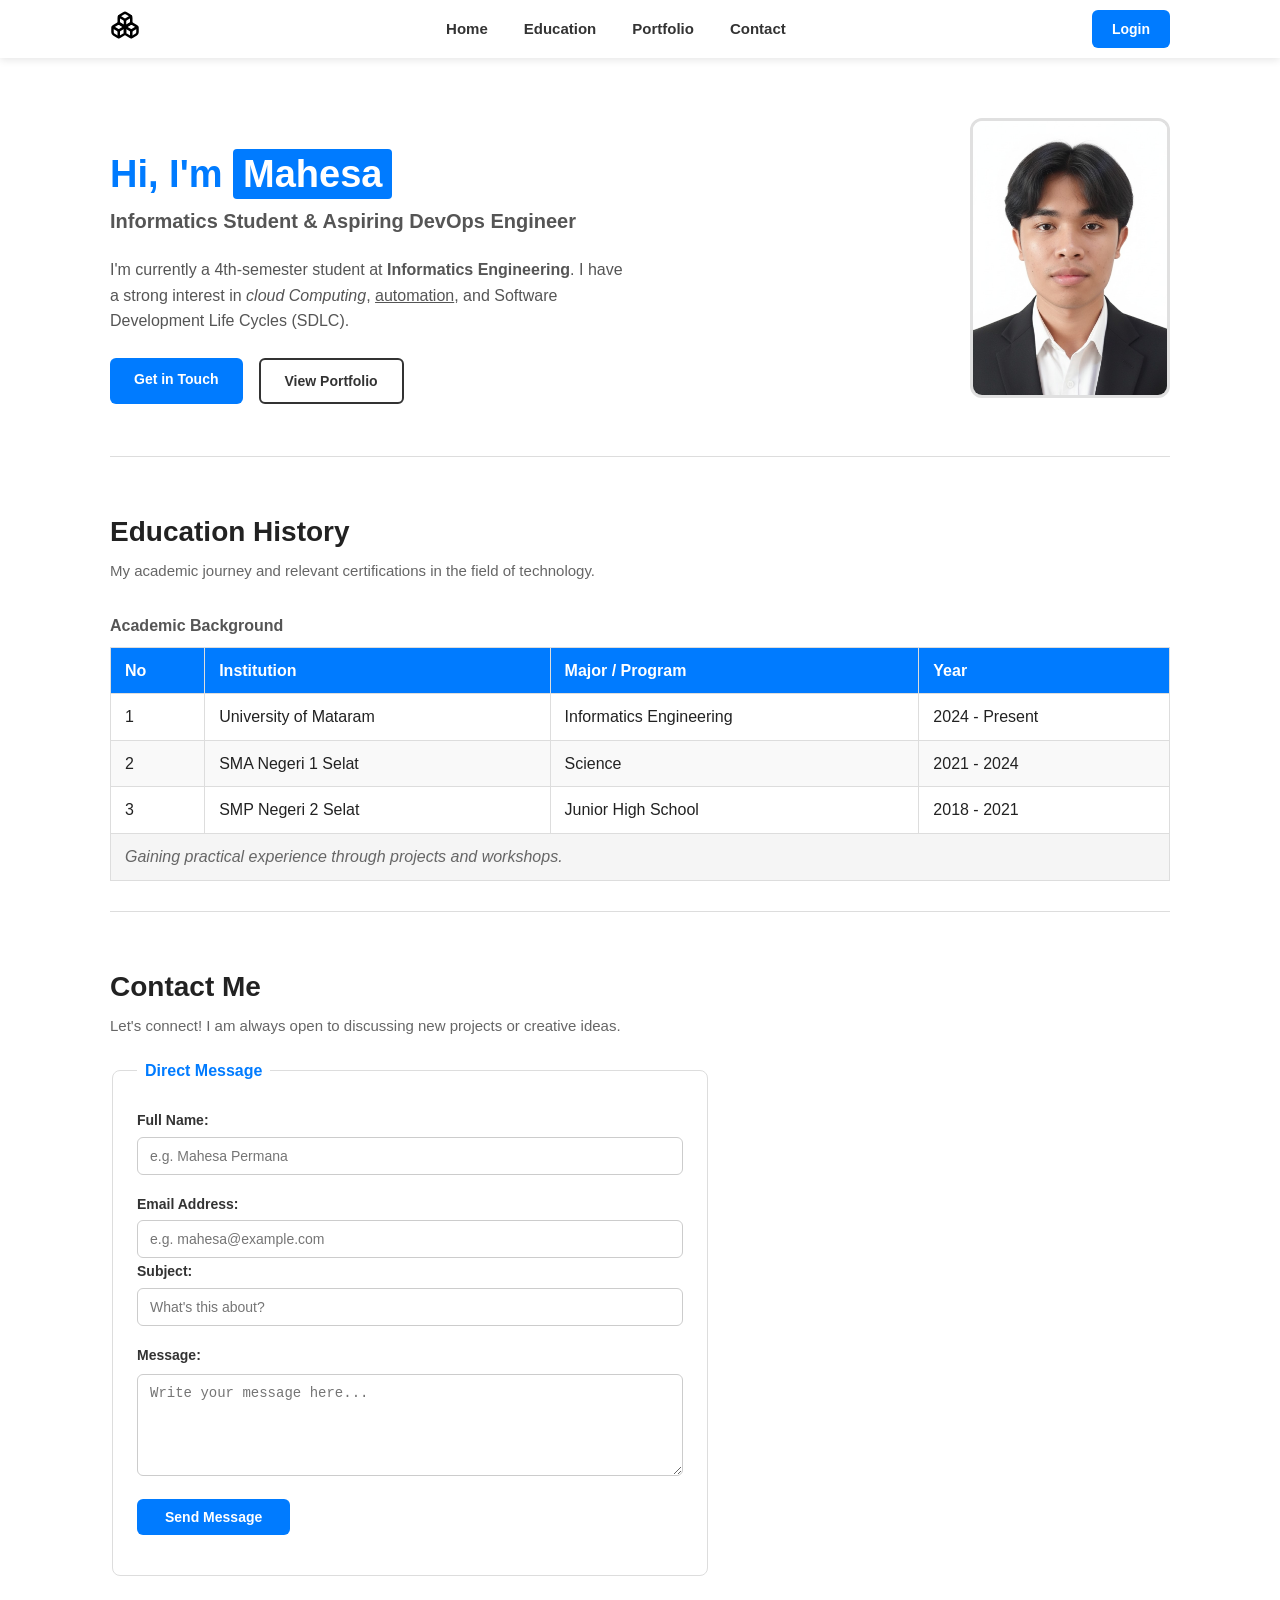
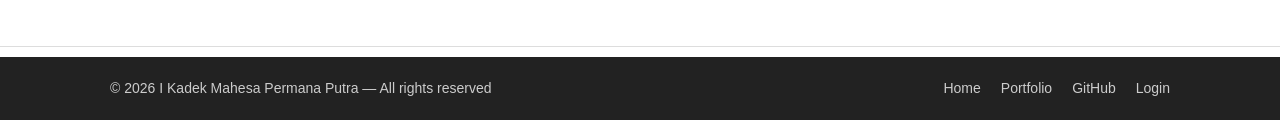
<file: structure/index.html>
<!DOCTYPE html>
<html lang="en">

<head>
    <meta charset="UTF-8">
    <meta name="viewport" content="width=device-width, initial-scale=1.0">
    <title>Homepage</title>
    <link rel="stylesheet" href="../style/index.css">
</head>

<body>
    <header class="page-header">
        <div class="header-container container">
            <div class="logo">
                <img src="../assets/boxes.svg" alt="Logo" width="30" height="30">
            </div>
            <nav class="main-nav">
                <ul class="nav-btn">
                    <li><a href="index.html">Home</a></li>
                    <li><a href="#education">Education</a></li>
                    <li><a href="../structure/portfolio.html">Portfolio</a></li>
                    <li><a href="#contact">Contact</a></li>
                </ul>
            </nav>
            <div class="header-action">
                <a href="../structure/login.html" class="btn login-btn">Login</a>
            </div>
        </div>
    </header>

    <main class="page-main">
        <div class="container">

            <!-- Hero Section -->
            <section class="hero-section">
                <div class="hero-content">
                    <div class="hero-text">
                        <h1>Hi, I'm <span>Mahesa</span></h1>
                        <h3>Informatics Student &amp; Aspiring DevOps Engineer</h3>
                        <p class="intro-description">
                            I'm currently a 4th-semester student at <strong>Informatics Engineering</strong>. 
                            I have a strong interest in <em>cloud Computing</em>, <u>automation</u>, and 
                            Software Development Life Cycles (SDLC).
                        </p>
                        <div class="btn-group">
                            <a href="#contact" class="btn btn-primary">Get in Touch</a>
                            <a href="../structure/portfolio.html" class="btn btn-secondary">View Portfolio</a>
                        </div>
                    </div>
                </div>
                <div class="hero-image">
                    <img src="../assets/profile.jpeg" alt="Foto Mahesa Permana" width="200" height="280">
                </div>
            </section>

            <hr>

            <!-- Education Section -->
            <section id="education" class="about-section">
                <div class="section-container">
                    <div class="section-title">
                        <h2>Education History</h2>
                        <p class="section-subtitle">
                            My academic journey and relevant certifications in the field of technology.
                        </p>
                    </div>
                    <div class="table-wrapper">
                        <table class="data-table">
                            <caption>Academic Background</caption>
                            <thead>
                                <tr class="table-header">
                                    <th>No</th>
                                    <th>Institution</th>
                                    <th>Major / Program</th>
                                    <th>Year</th>
                                </tr>
                            </thead>
                            <tbody>
                                <tr class="table-row">
                                    <td>1</td>
                                    <td>University of Mataram</td>
                                    <td>Informatics Engineering</td>
                                    <td>2024 - Present</td>
                                </tr>
                                <tr class="table-row">
                                    <td>2</td>
                                    <td>SMA Negeri 1 Selat</td>
                                    <td>Science</td>
                                    <td>2021 - 2024</td>
                                </tr>
                                <tr class="table-row">
                                    <td>3</td>
                                    <td>SMP Negeri 2 Selat</td>
                                    <td>Junior High School</td>
                                    <td>2018 - 2021</td>
                                </tr>
                            </tbody>
                            <tfoot>
                                <tr class="table-footer">
                                    <th colspan="4">Gaining practical experience through projects and workshops.</th>
                                </tr>
                            </tfoot>
                        </table>
                    </div>
                </div>
            </section>

            <hr>

            <!-- Contact Section -->
            <section id="contact" class="contact-section">
                <div class="section-container">
                    <div class="section-title">
                        <h2>Contact Me</h2>
                        <p class="section-subtitle">
                            Let's connect! I am always open to discussing new projects or creative ideas.
                        </p>
                    </div>

                    <div class="form-wrapper">
                        <form action="#" method="POST" class="contact-form">
                            <fieldset>
                                <legend>Direct Message</legend>

                                <div class="input-group">
                                    <label for="fullname">Full Name:</label><br>
                                    <input type="text" id="fullname" name="fullname"
                                        placeholder="e.g. Mahesa Permana"
                                        class="form-control" required>
                                </div>

                                <div class="input-group">
                                    <label for="email">Email Address:</label><br>
                                    <input type="email" id="email" name="email"
                                        placeholder="e.g. mahesa@example.com"
                                        class="form-control" required>
                                </tr>

                                <div class="input-group">
                                    <label for="subject">Subject:</label><br>
                                    <input type="text" id="subject" name="subject"
                                        placeholder="What's this about?"
                                        class="form-control" required>
                                </div>

                                <div class="input-group feedback-group">
                                    <label for="message">Message:</label>
                                    <textarea id="message" name="message" rows="5"
                                        placeholder="Write your message here..."
                                        class="form-control" required></textarea>
                                </div>

                                <div class="input-group submit-group">
                                    <button type="submit" class="btn btn-submit">Send Message</button>
                                </div>
                            </fieldset>
                        </form>
                    </div>
                </div>
            </section>

        </div>
    </main>

    <hr>

    <footer class="page-footer">
        <div class="footer-container container">
            <p>&copy; 2026 I Kadek Mahesa Permana Putra — All rights reserved</p>
            <nav class="footer-nav">
                <a href="index.html">Home</a>
                <a href="../structure/portfolio.html">Portfolio</a>
                <a href="https://github.com/Vuxyn/" target="_blank">GitHub</a>
                <a href="../structure/login.html">Login</a>
            </nav>
        </div>
    </footer>
</body>

</html>
</file>
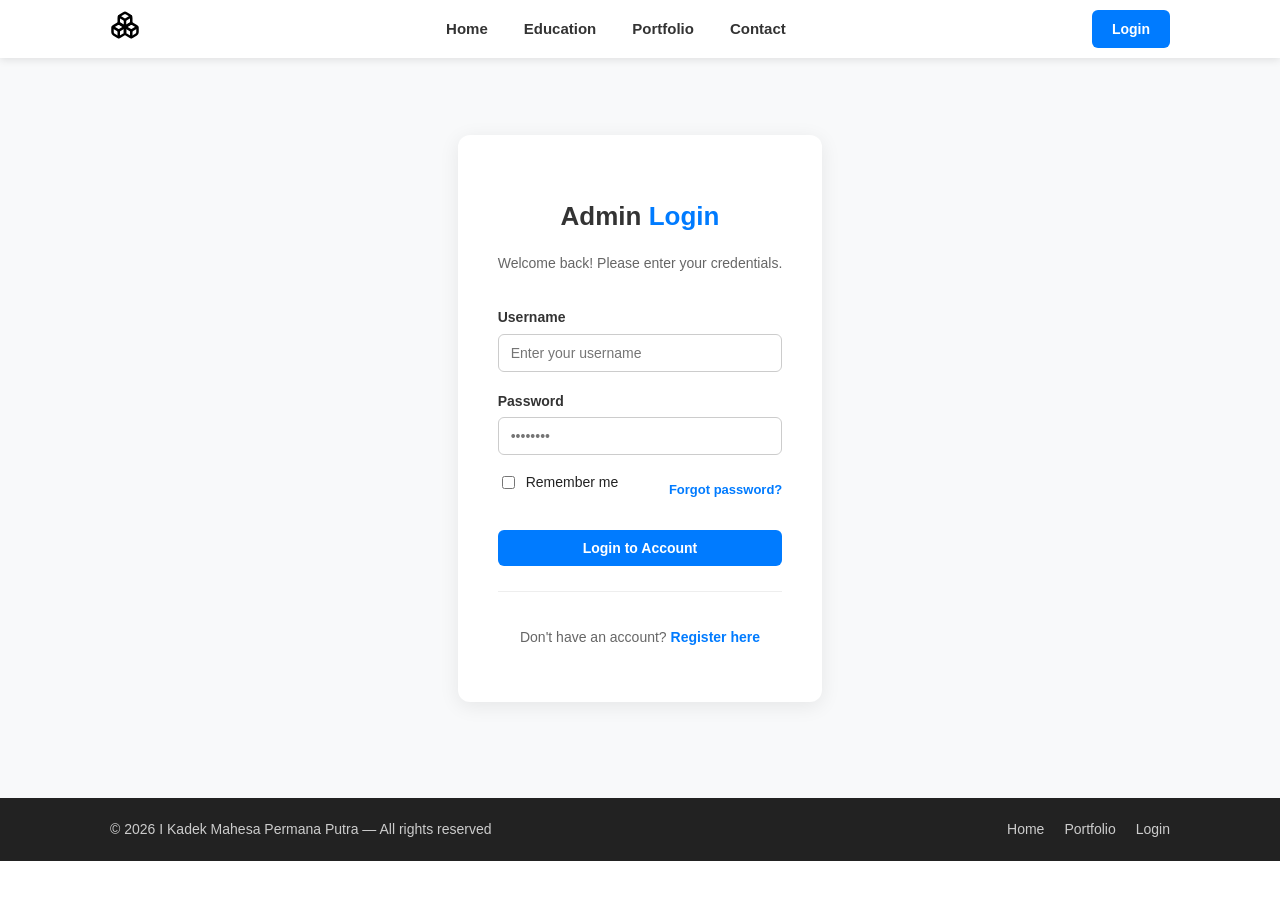
<file: structure/login.html>
<!DOCTYPE html>
<html lang="en">

<head>
    <meta charset="UTF-8">
    <meta name="viewport" content="width=device-width, initial-scale=1.0">
    <title>Login</title>
    <link rel="stylesheet" href="../style/login.css">
</head>

<body>
    <header class="page-header">
        <div class="header-container container">
            <div class="logo">
                <img src="../assets/boxes.svg" alt="Logo" width="30" height="30">
            </div>
            <nav class="main-nav">
                <ul class="nav-btn">
                    <li><a href="index.html">Home</a></li>
                    <li><a href="index.html#education">Education</a></li>
                    <li><a href="../structure/portfolio.html">Portfolio</a></li>
                    <li><a href="index.html#contact">Contact</a></li>
                </ul>
            </nav>
            <div class="header-action">
                <a href="login.html" class="btn login-btn">Login</a>
            </div>
        </div>
    </header>

    <main class="page-main login-page-main">
        <div class="container">
            <div class="login-wrapper">
                <div class="login-card">
                    <div class="login-header">
                        <h2>Admin <span>Login</span></h2>
                        <p>Welcome back! Please enter your credentials.</p>
                    </div>

                    <form action="#" method="POST" class="contact-form">
                        <div class="input-group">
                            <label for="username">Username</label><br>
                            <input type="text" id="username" name="username" placeholder="Enter your username"
                                class="form-control" required>
                        </div>

                        <div class="input-group">
                            <label for="password">Password</label><br>
                            <input type="password" id="password" name="password" placeholder="••••••••"
                                class="form-control" required>
                        </div>

                        <div class="login-options">
                            <label class="checkbox-label">
                                <input type="checkbox" name="remember">
                                <span>Remember me</span>
                            </label>
                            <a href="#" class="forgot-link">Forgot password?</a>
                        </div>

                        <div class="submit-group">
                            <button type="submit" class="btn btn-submit btn-block">Login to Account</button>
                        </div>

                        <div class="login-footer">
                            <p>Don't have an account? <a href="#">Register here</a></p>
                        </div>
                    </form>
                </div>
            </div>
        </div>
    </main>

    <footer class="page-footer">
        <div class="footer-container container">
            <p>&copy; 2026 I Kadek Mahesa Permana Putra — All rights reserved</p>
            <nav class="footer-nav">
                <a href="index.html">Home</a>
                <a href="page2.html">Portfolio</a>
                <a href="login.html">Login</a>
            </nav>
        </div>
    </footer>
</body>

</html>
</file>
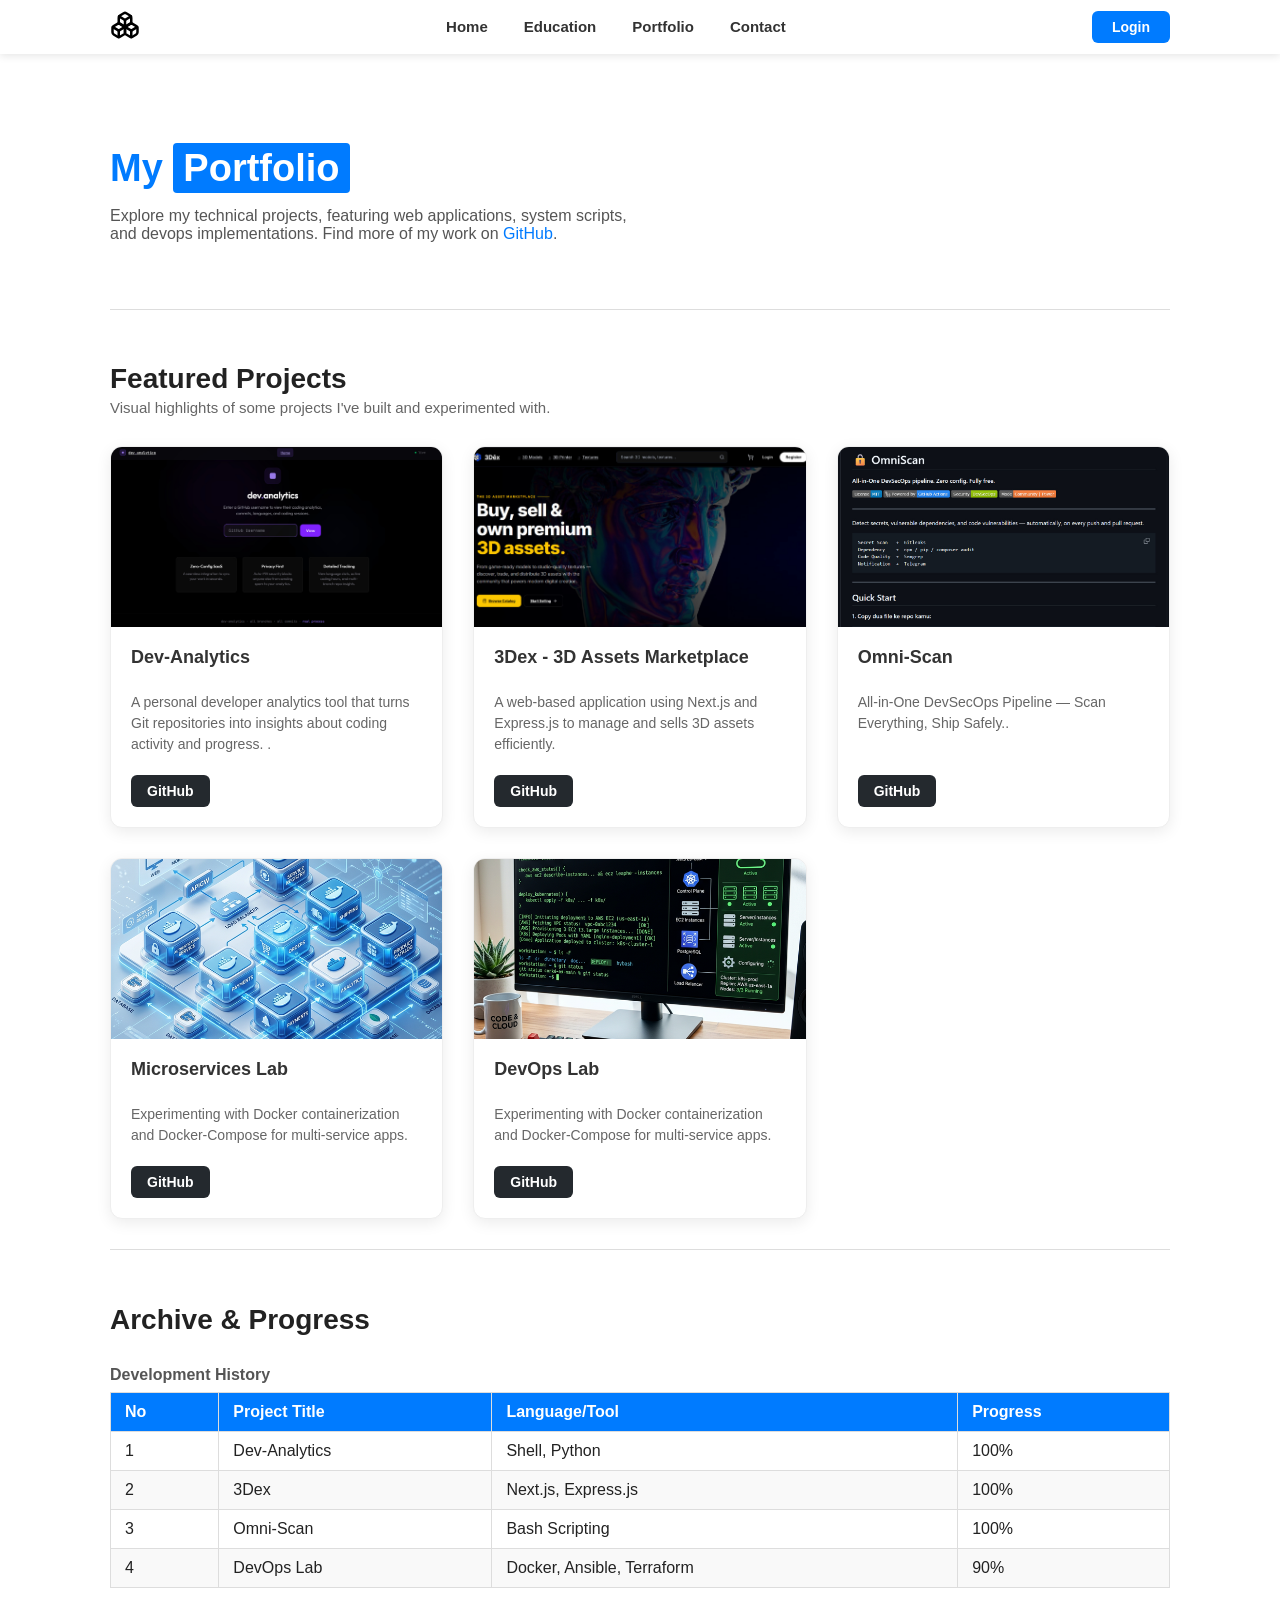
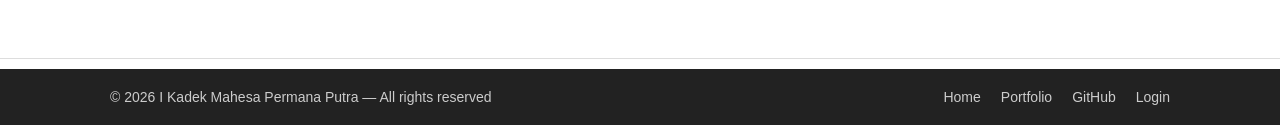
<file: structure/portfolio.html>
<!DOCTYPE html>
<html lang="en">

<head>
    <meta charset="UTF-8">
    <meta name="viewport" content="width=device-width, initial-scale=1.0">
    <title>Portfolio</title>
    <link rel="stylesheet" href="../style/portfolio.css">
</head>

<body>
    <header class="page-header">
        <div class="header-container container">
            <div class="logo">
                <img src="../assets/boxes.svg" alt="Logo" width="30" height="30">
            </div>
            <nav class="main-nav">
                <ul class="nav-btn">
                    <li><a href="index.html">Home</a></li>
                    <li><a href="index.html#education">Education</a></li>
                    <li><a href="page2.html">Portfolio</a></li>
                    <li><a href="index.html#contact">Contact</a></li>
                </ul>
            </nav>
            <div class="header-action">
                <a href="login.html" class="btn login-btn">Login</a>
            </div>
        </div>
    </header>

    <main class="page-main">
        <div class="container">

            <!-- Page Intro -->
            <section class="hero-section page2-hero">
                <div class="hero-content">
                    <div class="hero-text">
                        <h1>My <span>Portfolio</span></h1>
                        <p class="intro-description">
                            Explore my technical projects, featuring web applications, 
                            system scripts, and devops implementations. 
                            Find more of my work on <a href="https://github.com/Vuxyn/" target="_blank">GitHub</a>.
                        </p>
                    </div>
                </div>
            </section>

            <hr>

            <!-- Projects Grid Section -->
            <section class="portfolio-grid-section">
                <div class="section-container">
                    <div class="section-title">
                        <h2>Featured Projects</h2>
                        <p class="section-subtitle">
                            Visual highlights of some projects I've built and experimented with.
                        </p>
                    </div>

                    <div class="project-grid">
                        <!-- Project 1 -->
                        <div class="project-card">
                            <div class="project-image">
                                <img src="../assets/project-dev.jpeg" alt="Web Dashboard Project">
                            </div>
                            <div class="project-info">
                                <h3>Dev-Analytics</h3>
                                <p>A personal developer analytics tool that turns Git repositories into insights about coding activity and progress. .</p>
                                <div class="project-links">
                                    <a href="https://github.com/Vuxyn/dev-analytics" target="_blank" class="btn btn-github">GitHub</a>
                                </div>
                            </div>
                        </div>

                        <!-- Project 2 -->
                        <div class="project-card">
                            <div class="project-image">
                                <img src="../assets/project-3dex.jpeg" alt="3D Assets Marketplace Project">
                            </div>
                            <div class="project-info">
                                <h3>3Dex - 3D Assets Marketplace</h3>
                                <p>A web-based application using Next.js and Express.js to manage and sells 3D assets efficiently.</p>
                                <div class="project-links">
                                    <a href="https://github.com/Schryzon/3Dex" target="_blank" class="btn btn-github">GitHub</a>
                                </div>
                            </div>
                        </div>

                        <!-- Project 3 -->
                        <div class="project-card">
                            <div class="project-image">
                                <img src="../assets/project-omni-scan.jpeg" alt="DevSecOps Pipeline Project">
                            </div>
                            <div class="project-info">
                                <h3>Omni-Scan</h3>
                                <p>All-in-One DevSecOps Pipeline — Scan Everything, Ship Safely..</p>
                                <div class="project-links">
                                    <a href="https://github.com/Vuxyn/omni-scan" target="_blank" class="btn btn-github">GitHub</a>
                                </div>
                            </div>
                        </div>

                        <!-- Project 4 -->
                        <div class="project-card">
                            <div class="project-image">
                                <img src="../assets/project-docker.png" alt="Docker Container Project">
                            </div>
                            <div class="project-info">
                                <h3>Microservices Lab</h3>
                                <p>Experimenting with Docker containerization and Docker-Compose for multi-service apps.</p>
                                <div class="project-links">
                                    <a href="https://github.com/Vuxyn/" target="_blank" class="btn btn-github">GitHub</a>
                                </div>
                            </div>
                        </div>

                        <!-- Project 5 -->
                        <div class="project-card">
                            <div class="project-image">
                                <img src="../assets/project-devops.png" alt="Docker Container Project">
                            </div>
                            <div class="project-info">
                                <h3>DevOps Lab</h3>
                                <p>Experimenting with Docker containerization and Docker-Compose for multi-service apps.</p>
                                <div class="project-links">
                                    <a href="https://github.com/Vuxyn/" target="_blank" class="btn btn-github">GitHub</a>
                                </div>
                            </div>
                        </div>
                    </div>
                </div>
            </section>

            <hr>

            <!-- Original Table remains as secondary reference -->
            <section class="portfolio-table-section">
                <div class="section-container">
                    <div class="section-title">
                        <h2>Archive & Progress</h2>
                    </div>

                    <div class="table-wrapper">
                        <table class="data-table">
                            <caption>Development History</caption>
                            <thead>
                                <tr class="table-header">
                                    <th>No</th>
                                    <th>Project Title</th>
                                    <th>Language/Tool</th>
                                    <th>Progress</th>
                                </tr>
                            </thead>
                            <tbody>
                                <tr class="table-row">
                                    <td>1</td>
                                    <td>Dev-Analytics</td>
                                    <td>Shell, Python</td>
                                    <td>100%</td>
                                </tr>
                                <tr class="table-row">
                                    <td>2</td>
                                    <td>3Dex</td>
                                    <td>Next.js, Express.js</td>
                                    <td>100%</td>
                                </tr>
                                <tr class="table-row">
                                    <td>3</td>
                                    <td>Omni-Scan</td>
                                    <td>Bash Scripting</td>
                                    <td>100%</td>
                                </tr>
                                <tr class="table-row">
                                    <td>4</td>
                                    <td>DevOps Lab</td>
                                    <td>Docker, Ansible, Terraform</td>
                                    <td>90%</td>
                                </tr>
                            </tbody>
                        </table>
                    </div>
                </div>
            </section>

        </div>
    </main>

    <hr>

    <footer class="page-footer">
        <div class="footer-container container">
            <p>&copy; 2026 I Kadek Mahesa Permana Putra — All rights reserved</p>
            <nav class="footer-nav">
                <a href="index.html">Home</a>
                <a href="page2.html">Portfolio</a>
                <a href="https://github.com/Vuxyn/" target="_blank">GitHub</a>
                <a href="login.html">Login</a>
            </nav>
        </div>
    </footer>
</body>

</html>
</file>
<file: style/index.css>
* {
    box-sizing: border-box;
}

body {
    margin: 0;
    padding: 0;
    font-family: Arial, Helvetica, sans-serif;
    height: auto;
    width: 100%;
    color: #222;
    line-height: 1.6;
}

.container {
    max-width: 1100px;
    margin-left: auto;
    margin-right: auto;
    padding-left: 20px;
    padding-right: 20px;
}


a {
    color: #007BFF;
    text-decoration: none;
}

a:hover {
    color: #0056b3;
    text-decoration: underline;
    text-underline-offset: 4px;
}

a:focus {
    outline: none;
}

a:focus-visible {
    outline: 2px solid #007BFF;
    outline-offset: 4px;
    border-radius: 4px;
}

a:active {
    transform: scale(0.98);
}


.page-header {
    background-color: #fff;
    box-shadow: 0 2px 8px rgba(0, 0, 0, 0.1);
    padding: 10px 0;
    position: sticky;
    top: 0;
    z-index: 100;
}

.header-container {
    display: flex;
    justify-content: space-between;
    align-items: center;
}

.logo {
    cursor: pointer;
}


.main-nav ul {
    list-style: none;
    margin: 0;
    padding: 0;
}

.nav-btn {
    display: flex;
    gap: 28px;
}

.nav-btn a {
    text-decoration: none;
    color: #333;
    font-size: 15px;
    font-weight: 600;
    padding: 6px 4px;
    transition: color 0.2s ease;
}

.nav-btn a:visited {
    color: #333;
}

.nav-btn a:hover {
    color: #007BFF;
    text-decoration: underline;
    text-underline-offset: 4px;
}


.header-action {
    display: flex;
    align-items: center;
}

.login-btn {
    display: inline-block;
    padding: 8px 20px;
    background-color: #007BFF;
    color: #fff;
    border: none;
    border-radius: 6px;
    cursor: pointer;
    font-weight: 700;
    font-size: 14px;
    text-decoration: none;
    transition: background-color 0.2s ease;
}

.login-btn:hover {
    background-color: #0056b3;
    text-decoration: none;
    color: #fff;
}

.login-btn:focus-visible {
    outline: 2px solid #0056b3;
    outline-offset: 3px;
}

.login-btn:visited {
    color: #fff !important;
}


.page-main {
    padding-top: 20px;
    padding-bottom: 40px;
}


.hero-section {
    display: flex;
    justify-content: space-between;
    align-items: center;
    padding: 40px 0;
    gap: 40px;
}

.hero-content {
    flex: 1;
}

.hero-text h1 {
    font-size: 38px;
    margin-bottom: 8px;
    color: #007BFF;
    line-height: 1.2;
}

.hero-text h3 {
    font-size: 20px;
    margin-top: 0;
    color: #555;
}

.hero-text span {
    color: #fff;
    background-color: #007BFF;
    padding: 4px 10px;
    border-radius: 4px;
}

.intro-description {
    font-size: 16px;
    color: #555;
    max-width: 520px;
}

.hero-image {
    flex-shrink: 0;
}

.hero-image img {
    border-radius: 12px;
    object-fit: cover;
    border: 3px solid #e0e0e0;
}


.btn {
    display: inline-block;
    cursor: pointer;
    font-weight: 700;
    font-size: 14px;
    text-decoration: none;
    border-radius: 6px;
    transition: background-color 0.2s ease, color 0.2s ease;
}

.btn-group {
    display: flex;
    gap: 16px;
    margin-top: 24px;
}

.btn-primary {
    padding: 10px 24px;
    background-color: #007BFF;
    color: #fff !important;
    border: none;
}

.btn-primary:hover {
    background-color: #0056b3;
    color: #e4e4e4 !important;
    text-decoration: none;
}

.btn-primary:focus-visible {
    outline: 2px solid #0056b3;
    outline-offset: 3px;
}

.btn-primary:visited {
    color: #fff !important;
}

.btn-secondary {
    padding: 10px 24px;
    border: 2px solid #333;
    background: none;
    color: #333 !important;
}

.btn-secondary:hover {
    background-color: #f0f0f0;
    text-decoration: none;
}

.btn-secondary:focus-visible {
    outline: 2px solid #333;
    outline-offset: 3px;
}

.btn-secondary:visited {
    color: #333 !important;
}


.section-container {
    padding: 20px 0;
}

.section-title {
    margin-bottom: 20px;
}

.section-title h2 {
    font-size: 28px;
    color: #222;
    margin-bottom: 4px;
}

.section-subtitle {
    font-size: 15px;
    color: #666;
    margin-top: 4px;
}

hr {
    border: none;
    border-top: 1px solid #ddd;
    margin: 10px 0;
}


.table-wrapper {
    overflow-x: auto;
}

.data-table {
    width: 100%;
    border-collapse: collapse;
    margin-top: 10px;
}

.data-table caption {
    font-weight: 700;
    font-size: 16px;
    margin-bottom: 8px;
    text-align: left;
    color: #555;
}

.data-table th,
.data-table td {
    border: 1px solid #ddd;
    padding: 10px 14px;
    text-align: left;
}

.table-header th {
    background-color: #007BFF;
    color: #fff;
}

.table-row:nth-child(even) {
    background-color: #f9f9f9;
}

.table-row:hover {
    background-color: #eef4ff;
}

.table-footer th {
    background-color: #f5f5f5;
    font-style: italic;
    font-weight: 500;
    color: #666;
}


.form-wrapper {
    max-width: 600px;
}

.contact-form fieldset {
    border: 1px solid #ddd;
    border-radius: 8px;
    padding: 24px;
}

.contact-form legend {
    font-weight: 700;
    font-size: 16px;
    padding: 0 8px;
    color: #007BFF;
}

.input-group {
    margin-bottom: 16px;
}

.input-group label {
    font-weight: 600;
    font-size: 14px;
    color: #333;
    margin-bottom: 4px;
}

.form-control {
    width: 100%;
    padding: 10px 12px;
    border: 1px solid #ccc;
    border-radius: 6px;
    font-size: 14px;
    margin-top: 4px;
    transition: border-color 0.2s ease, box-shadow 0.2s ease;
}

.form-control:focus {
    border-color: #007BFF;
    box-shadow: 0 0 0 3px rgba(0, 123, 255, 0.15);
    outline: none;
}

.feedback-group {
    margin-top: 16px;
}

.feedback-group textarea {
    resize: vertical;
    margin-top: 6px;
}

.submit-group {
    margin-top: 8px;
}

.btn-submit {
    padding: 10px 28px;
    background-color: #007BFF;
    color: #fff;
    border: none;
    border-radius: 6px;
    cursor: pointer;
    font-weight: 700;
    font-size: 14px;
    transition: background-color 0.2s ease;
}

.btn-submit:hover {
    background-color: #0056b3;
}

.btn-submit:focus-visible {
    outline: 2px solid #0056b3;
    outline-offset: 3px;
}


.page-footer {
    background-color: #222;
    color: #ccc;
    padding: 20px 0;
}

.footer-container {
    display: flex;
    justify-content: space-between;
    align-items: center;
}

.footer-container p {
    margin: 0;
    font-size: 14px;
}

.footer-nav {
    display: flex;
    gap: 20px;
}

.footer-nav a {
    color: #ccc;
    font-size: 14px;
    text-decoration: none;
    transition: color 0.2s ease;
}

.footer-nav a:hover {
    color: #fff;
    text-decoration: underline;
}

.footer-nav a:focus-visible {
    outline: 2px solid #fff;
    outline-offset: 3px;
    border-radius: 2px;
}

.footer-nav a:visited {
    color: #ccc;
}


@media (max-width: 768px) {
    .header-container {
        flex-direction: column;
        gap: 10px;
    }

    .nav-btn {
        flex-direction: column;
        gap: 8px;
        align-items: center;
    }

    .hero-section {
        flex-direction: column;
        text-align: center;
    }

    .intro-description {
        margin-left: auto;
        margin-right: auto;
    }

    .btn-group {
        justify-content: center;
    }

    .footer-container {
        flex-direction: column;
        gap: 12px;
        text-align: center;
    }
}
</file>
<file: style/login.css>
* {
    box-sizing: border-box;
}

body {
    margin: 0;
    padding: 0;
    font-family: Arial, Helvetica, sans-serif;
    height: auto;
    width: 100%;
    color: #222;
    line-height: 1.6;
}


.container {
    max-width: 1100px;
    margin-left: auto;
    margin-right: auto;
    padding-left: 20px;
    padding-right: 20px;
}


a {
    color: #007BFF;
    text-decoration: none;
    transition: color 0.2s ease-in-out;
}

a:visited {
    color: #5a3d8a;
}

a:hover {
    color: #0056b3;
    text-decoration: underline;
    text-underline-offset: 4px;
}

a:focus {
    outline: none;
}

a:focus-visible {
    outline: 2px solid #007BFF;
    outline-offset: 4px;
    border-radius: 4px;
}

a:active {
    transform: scale(0.98);
}


.page-header {
    background-color: #fff;
    box-shadow: 0 2px 8px rgba(0, 0, 0, 0.1);
    padding: 10px 0;
    position: sticky;
    top: 0;
    z-index: 100;
}

.header-container {
    display: flex;
    justify-content: space-between;
    align-items: center;
}

.logo {
    cursor: pointer;
}


.main-nav ul {
    list-style: none;
    margin: 0;
    padding: 0;
}

.nav-btn {
    display: flex;
    gap: 28px;
}

.nav-btn a {
    text-decoration: none;
    color: #333;
    font-size: 15px;
    font-weight: 600;
    padding: 6px 4px;
    transition: color 0.2s ease;
}

.nav-btn a:visited {
    color: #333;
}

.nav-btn a:hover {
    color: #007BFF;
    text-decoration: underline;
    text-underline-offset: 4px;
}


.header-action {
    display: flex;
    align-items: center;
}

.login-btn {
    display: inline-block;
    padding: 8px 20px;
    background-color: #007BFF;
    color: #fff !important;
    border: none;
    border-radius: 6px;
    cursor: pointer;
    font-weight: 700;
    font-size: 14px;
    text-decoration: none;
    transition: background-color 0.2s ease;
}

.login-btn:hover {
    background-color: #0056b3;
    text-decoration: none;
    color: #fff !important;
}

.login-btn:focus-visible {
    outline: 2px solid #0056b3;
    outline-offset: 3px;
}

.login-btn:visited {
    color: #fff !important;
}


.page-main {
    padding-top: 20px;
    padding-bottom: 40px;
}


.input-group {
    margin-bottom: 16px;
}

.input-group label {
    font-weight: 600;
    font-size: 14px;
    color: #333;
    margin-bottom: 4px;
}

.form-control {
    width: 100%;
    padding: 10px 12px;
    border: 1px solid #ccc;
    border-radius: 6px;
    font-size: 14px;
    margin-top: 4px;
    transition: border-color 0.2s ease, box-shadow 0.2s ease;
}

.form-control:focus {
    border-color: #007BFF;
    box-shadow: 0 0 0 3px rgba(0, 123, 255, 0.15);
    outline: none;
}

.checkbox-label {
    display: flex;
    align-items: center;
    gap: 8px;
    font-size: 14px;
    margin-bottom: 16px;
    cursor: pointer;
}


.btn {
    display: inline-block;
    cursor: pointer;
    font-weight: 700;
    font-size: 14px;
    text-decoration: none;
    border-radius: 6px;
    transition: background-color 0.2s ease, color 0.2s ease;
}

.btn-submit {
    padding: 10px 28px;
    background-color: #007BFF;
    color: #fff;
    border: none;
    border-radius: 6px;
    cursor: pointer;
    font-weight: 700;
    font-size: 14px;
    transition: background-color 0.2s ease;
}

.btn-submit:hover {
    background-color: #0056b3;
}

.btn-submit:focus-visible {
    outline: 2px solid #0056b3;
    outline-offset: 3px;
}


.page-footer {
    background-color: #222;
    color: #ccc;
    padding: 20px 0;
}

.footer-container {
    display: flex;
    justify-content: space-between;
    align-items: center;
}

.footer-container p {
    margin: 0;
    font-size: 14px;
}

.footer-nav {
    display: flex;
    gap: 20px;
}

.footer-nav a {
    color: #ccc;
    font-size: 14px;
    text-decoration: none;
    transition: color 0.2s ease;
}

.footer-nav a:hover {
    color: #fff;
    text-decoration: underline;
}

.footer-nav a:focus-visible {
    outline: 2px solid #fff;
    outline-offset: 3px;
    border-radius: 2px;
}

.footer-nav a:visited {
    color: #ccc;
}


.login-page-main {
    min-height: calc(100vh - 160px);
    display: flex;
    align-items: center;
    background-color: #f8f9fa;
}

.login-wrapper {
    display: flex;
    justify-content: center;
    width: 100%;
}

.login-card {
    background: #fff;
    padding: 40px;
    border-radius: 12px;
    box-shadow: 0 4px 20px rgba(0, 0, 0, 0.08);
    width: 100%;
    max-width: 450px;
}

.login-header {
    text-align: center;
    margin-bottom: 30px;
}

.login-header h2 {
    font-size: 26px;
    color: #333;
    margin-bottom: 8px;
}

.login-header span {
    color: #007BFF;
}

.login-header p {
    color: #666;
    font-size: 14px;
}

.login-options {
    display: flex;
    justify-content: space-between;
    align-items: center;
    margin-bottom: 20px;
}

.forgot-link {
    font-size: 13px;
    font-weight: 600;
}

.btn-block {
    width: 100%;
    text-align: center;
}

.login-footer {
    text-align: center;
    margin-top: 25px;
    padding-top: 20px;
    border-top: 1px solid #eee;
    font-size: 14px;
    color: #666;
}

.login-footer a {
    font-weight: 700;
}


@media (max-width: 768px) {
    .header-container {
        flex-direction: column;
        gap: 10px;
    }

    .nav-btn {
        flex-direction: column;
        gap: 8px;
        align-items: center;
    }

    .footer-container {
        flex-direction: column;
        gap: 12px;
        text-align: center;
    }
}
</file>
<file: style/portfolio.css>
* {
    box-sizing: border-box;
}

body {
    margin: 0;
    padding: 0;
    font-family: Arial, Helvetica, sans-serif;
    height: auto;
    width: 100%;
    color: #222;
}

.container {
    max-width: 1100px;
    margin-left: auto;
    margin-right: auto;
    padding-left: 20px;
    padding-right: 20px;
}

a {
    color: #007BFF;
    text-decoration: none;
    transition: color 0.2s ease-in-out;
}

a:visited {
    color: #5a3d8a;
}

a:hover {
    color: #0056b3;
    text-decoration: underline;
    text-underline-offset: 4px;
}

a:focus {
    outline: none;
}

a:focus-visible {
    outline: 2px solid #007BFF;
    outline-offset: 4px;
    border-radius: 4px;
}

a:active {
    transform: scale(0.98);
}


.page-header {
    background-color: #fff;
    box-shadow: 0 2px 8px rgba(0, 0, 0, 0.1);
    padding: 10px 0;
    position: sticky;
    top: 0;
    z-index: 100;
}

.header-container {
    display: flex;
    justify-content: space-between;
    align-items: center;
}

.logo {
    cursor: pointer;
}


.main-nav ul {
    list-style: none;
    margin: 0;
    padding: 0;
}

.nav-btn {
    display: flex;
    gap: 28px;
}

.nav-btn a {
    text-decoration: none;
    color: #333;
    font-size: 15px;
    font-weight: 600;
    padding: 6px 4px;
    transition: color 0.2s ease;
}

.nav-btn a:visited {
    color: #333;
}

.nav-btn a:hover {
    color: #007BFF;
    text-decoration: underline;
    text-underline-offset: 4px;
}


.header-action {
    display: flex;
    align-items: center;
}

.login-btn {
    display: inline-block;
    padding: 8px 20px;
    background-color: #007BFF;
    color: #fff !important;
    border: none;
    border-radius: 6px;
    cursor: pointer;
    font-weight: 700;
    font-size: 14px;
    text-decoration: none;
    transition: background-color 0.2s ease;
}

.login-btn:hover {
    background-color: #0056b3;
    text-decoration: none;
    color: #fff !important;
}

.login-btn:focus-visible {
    outline: 2px solid #0056b3;
    outline-offset: 3px;
}

.login-btn:visited {
    color: #fff !important;
}


.page-main {
    padding-top: 20px;
    padding-bottom: 40px;
}


.hero-section {
    display: flex;
    justify-content: space-between;
    align-items: center;
    padding: 40px 0;
    gap: 40px;
}

.hero-content {
    flex: 1;
}

.hero-text h1 {
    font-size: 38px;
    margin-bottom: 8px;
    color: #007BFF;
    line-height: 1.2;
}

.hero-text span {
    color: #fff;
    background-color: #007BFF;
    padding: 4px 10px;
    border-radius: 4px;
}

.intro-description {
    font-size: 16px;
    color: #555;
    max-width: 520px;
}


.section-container {
    padding: 20px 0;
}

.section-title {
    margin-bottom: 20px;
}

.section-title h2 {
    font-size: 28px;
    color: #222;
    margin-bottom: 4px;
}

.section-subtitle {
    font-size: 15px;
    color: #666;
    margin-top: 4px;
}

hr {
    border: none;
    border-top: 1px solid #ddd;
    margin: 10px 0;
}


.project-grid {
    display: grid;
    grid-template-columns: repeat(auto-fill, minmax(280px, 1fr));
    gap: 30px;
    margin-top: 30px;
}

.project-card {
    background-color: #fff;
    border-radius: 12px;
    overflow: hidden;
    box-shadow: 0 4px 15px rgba(0, 0, 0, 0.08);
    transition: transform 0.3s ease, box-shadow 0.3s ease;
    display: flex;
    flex-direction: column;
    border: 1px solid #eee;
}

.project-card:hover {
    transform: translateY(-5px);
    box-shadow: 0 10px 25px rgba(0, 0, 0, 0.12);
}

.project-image {
    width: 100%;
    height: 180px;
    overflow: hidden;
    background-color: #f0f0f0;
}

.project-image img {
    width: 100%;
    height: 100%;
    object-fit: cover;
}

.project-info {
    padding: 20px;
    flex-grow: 1;
    display: flex;
    flex-direction: column;
}

.project-info h3 {
    font-size: 18px;
    margin-top: 0;
    margin-bottom: 10px;
    color: #333;
}

.project-info p {
    font-size: 14px;
    color: #666;
    margin-bottom: 20px;
    line-height: 1.5;
    flex-grow: 1;
}

.project-links {
    margin-top: auto;
}

.btn-github {
    background-color: #24292e;
    color: #fff !important;
    padding: 8px 16px;
    border-radius: 6px;
    font-size: 13px;
    display: inline-flex;
    align-items: center;
    gap: 8px;
}

.btn-github:hover {
    background-color: #444;
    text-decoration: none;
}


.table-wrapper {
    overflow-x: auto;
}

.data-table {
    width: 100%;
    border-collapse: collapse;
    margin-top: 10px;
}

.data-table caption {
    font-weight: 700;
    font-size: 16px;
    margin-bottom: 8px;
    text-align: left;
    color: #555;
}

.data-table th,
.data-table td {
    border: 1px solid #ddd;
    padding: 10px 14px;
    text-align: left;
}

.table-header th {
    background-color: #007BFF;
    color: #fff;
}

.table-row:nth-child(even) {
    background-color: #f9f9f9;
}

.table-row:hover {
    background-color: #eef4ff;
}

.table-footer th {
    background-color: #f5f5f5;
    font-style: italic;
    font-weight: 500;
    color: #666;
}


.form-wrapper {
    max-width: 600px;
}

.contact-form fieldset {
    border: 1px solid #ddd;
    border-radius: 8px;
    padding: 24px;
}

.contact-form legend {
    font-weight: 700;
    font-size: 16px;
    padding: 0 8px;
    color: #007BFF;
}

.input-group {
    margin-bottom: 16px;
}

.input-group label {
    font-weight: 600;
    font-size: 14px;
    color: #333;
    margin-bottom: 4px;
}

.form-control {
    width: 100%;
    padding: 10px 12px;
    border: 1px solid #ccc;
    border-radius: 6px;
    font-size: 14px;
    margin-top: 4px;
    transition: border-color 0.2s ease, box-shadow 0.2s ease;
}

.form-control:focus {
    border-color: #007BFF;
    box-shadow: 0 0 0 3px rgba(0, 123, 255, 0.15);
    outline: none;
}

.radio-group {
    display: flex;
    flex-direction: column;
    gap: 6px;
}

.radio-options {
    display: flex;
    gap: 16px;
    align-items: center;
}

.feedback-group {
    margin-top: 16px;
}

.feedback-group textarea {
    resize: vertical;
    margin-top: 6px;
}

.submit-group {
    margin-top: 8px;
}


.btn {
    display: inline-block;
    cursor: pointer;
    font-weight: 700;
    font-size: 14px;
    text-decoration: none;
    border-radius: 6px;
    transition: background-color 0.2s ease, color 0.2s ease;
}

.btn-submit {
    padding: 10px 28px;
    background-color: #007BFF;
    color: #fff;
    border: none;
    border-radius: 6px;
    cursor: pointer;
    font-weight: 700;
    font-size: 14px;
    transition: background-color 0.2s ease;
}

.btn-submit:hover {
    background-color: #0056b3;
}

.btn-submit:focus-visible {
    outline: 2px solid #0056b3;
    outline-offset: 3px;
}


.page-footer {
    background-color: #222;
    color: #ccc;
    padding: 20px 0;
}

.footer-container {
    display: flex;
    justify-content: space-between;
    align-items: center;
}

.footer-container p {
    margin: 0;
    font-size: 14px;
}

.footer-nav {
    display: flex;
    gap: 20px;
}

.footer-nav a {
    color: #ccc;
    font-size: 14px;
    text-decoration: none;
    transition: color 0.2s ease;
}

.footer-nav a:hover {
    color: #fff;
    text-decoration: underline;
}

.footer-nav a:focus-visible {
    outline: 2px solid #fff;
    outline-offset: 3px;
    border-radius: 2px;
}

.footer-nav a:visited {
    color: #ccc;
}


@media (max-width: 768px) {
    .header-container {
        flex-direction: column;
        gap: 10px;
    }

    .nav-btn {
        flex-direction: column;
        gap: 8px;
        align-items: center;
    }

    .hero-section {
        flex-direction: column;
        text-align: center;
    }

    .intro-description {
        margin-left: auto;
        margin-right: auto;
    }

    .footer-container {
        flex-direction: column;
        gap: 12px;
        text-align: center;
    }
}
</file>
